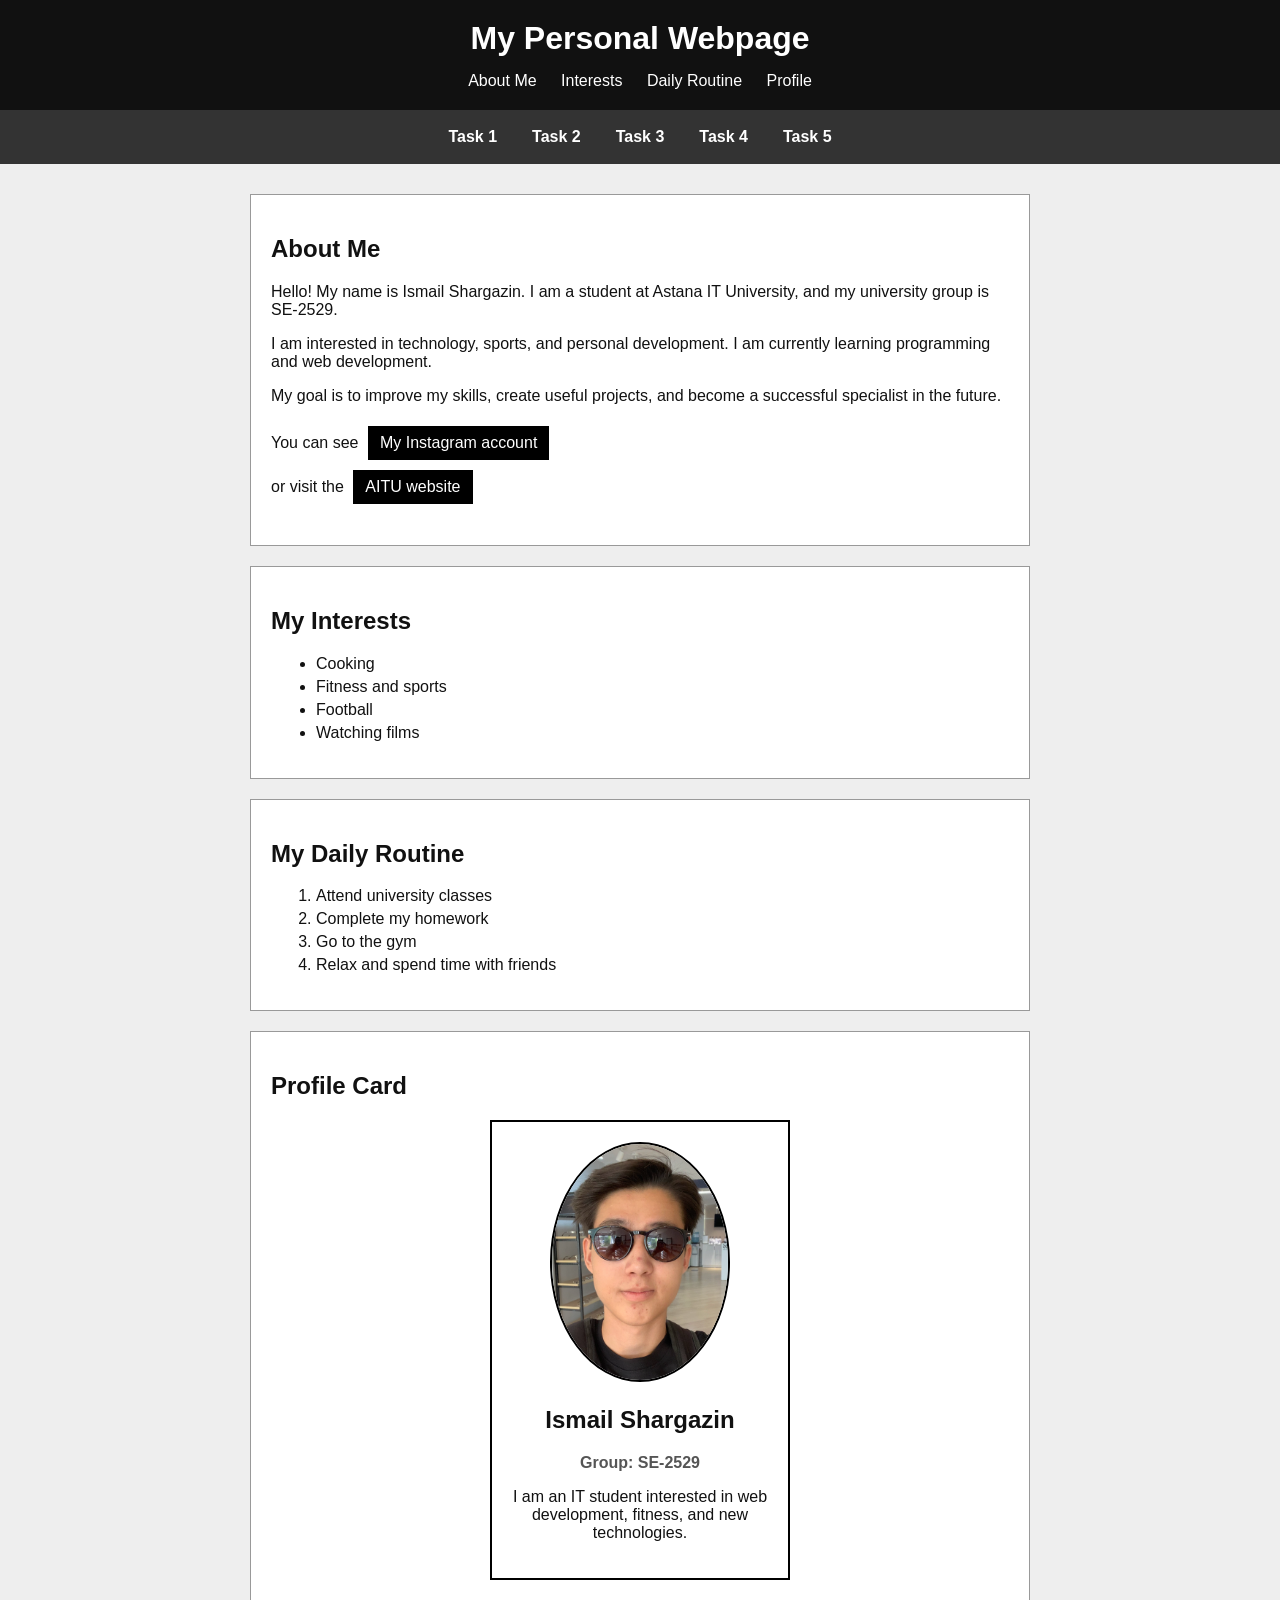
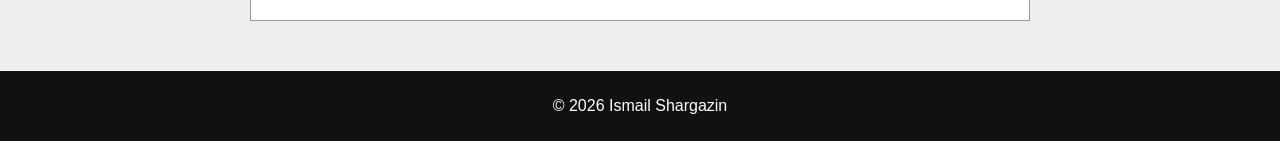
<file: index.html>
<!DOCTYPE html>
<html lang="en">
<head>
    <meta charset="UTF-8">
    <meta name="viewport" content="width=device-width, initial-scale=1.0">
    <title>Ismail Shargazin | Personal page</title>
    <link rel="stylesheet" href="styles.css">
</head>
<body>

<header>
    <h1 id="main-title">My Personal Webpage</h1>

    <nav>
        <a href="#about">About Me</a>
        <a href="#interests">Interests</a>
        <a href="#routine">Daily Routine</a>
        <a href="#profile">Profile</a>
    </nav>
</header>

<nav class="tasks-nav">
    <a href="index.html">Task 1</a>
    <a href="task2.html">Task 2</a>
    <a href="exercise1/index.html">Task 3</a>
    <a href="task4.html">Task 4</a>
    <a href="https://www.figma.com/design/34v4kNHFo1Xc0uAk57nmWh/MSQ-Astana-Website-Redesign?node-id=0-1&t=fgxPWuyjkfPvvqma-1">Task 5</a>
</nav>

<main>

    <section id="about">
        <h2>About Me</h2>

        <p>
            Hello! My name is Ismail Shargazin. I am a student at
            Astana IT University, and my university group is SE-2529.
        </p>

        <p>
            I am interested in technology, sports, and personal development.
            I am currently learning programming and web development.
        </p>

        <p>
            My goal is to improve my skills, create useful projects,
            and become a successful specialist in the future.
        </p>

        <p class="useful-links">
            You can see

            <a href="https://www.instagram.com/i.shargazin/"
               target="_blank">
                My Instagram account
            </a>

            <br>

            or visit the

            <a href="https://astanait.edu.kz/ru"
               target="_blank">
                AITU website
            </a>
        </p>
    </section>

    <section id="interests">
        <h2>My Interests</h2>

        <ul>
            <li>Cooking</li>
            <li>Fitness and sports</li>
            <li>Football</li>
            <li>Watching films</li>
        </ul>
    </section>

    <section id="routine">
        <h2>My Daily Routine</h2>

        <ol>
            <li>Attend university classes</li>
            <li>Complete my homework</li>
            <li>Go to the gym</li>
            <li>Relax and spend time with friends</li>
        </ol>
    </section>

    <section id="profile">
        <h2>Profile Card</h2>

        <div class="profile-card">
            <img src="images/profile.jpg"
                 alt="Personal photo of Ismail Shargazin">

            <h2>Ismail Shargazin</h2>

            <p class="group">
                Group: SE-2529
            </p>

            <p>
                I am an IT student interested in web development,
                fitness, and new technologies.
            </p>
        </div>
    </section>

</main>

<footer>
    <p>&copy; 2026 Ismail Shargazin</p>
</footer>

</body>

</html>
</file>
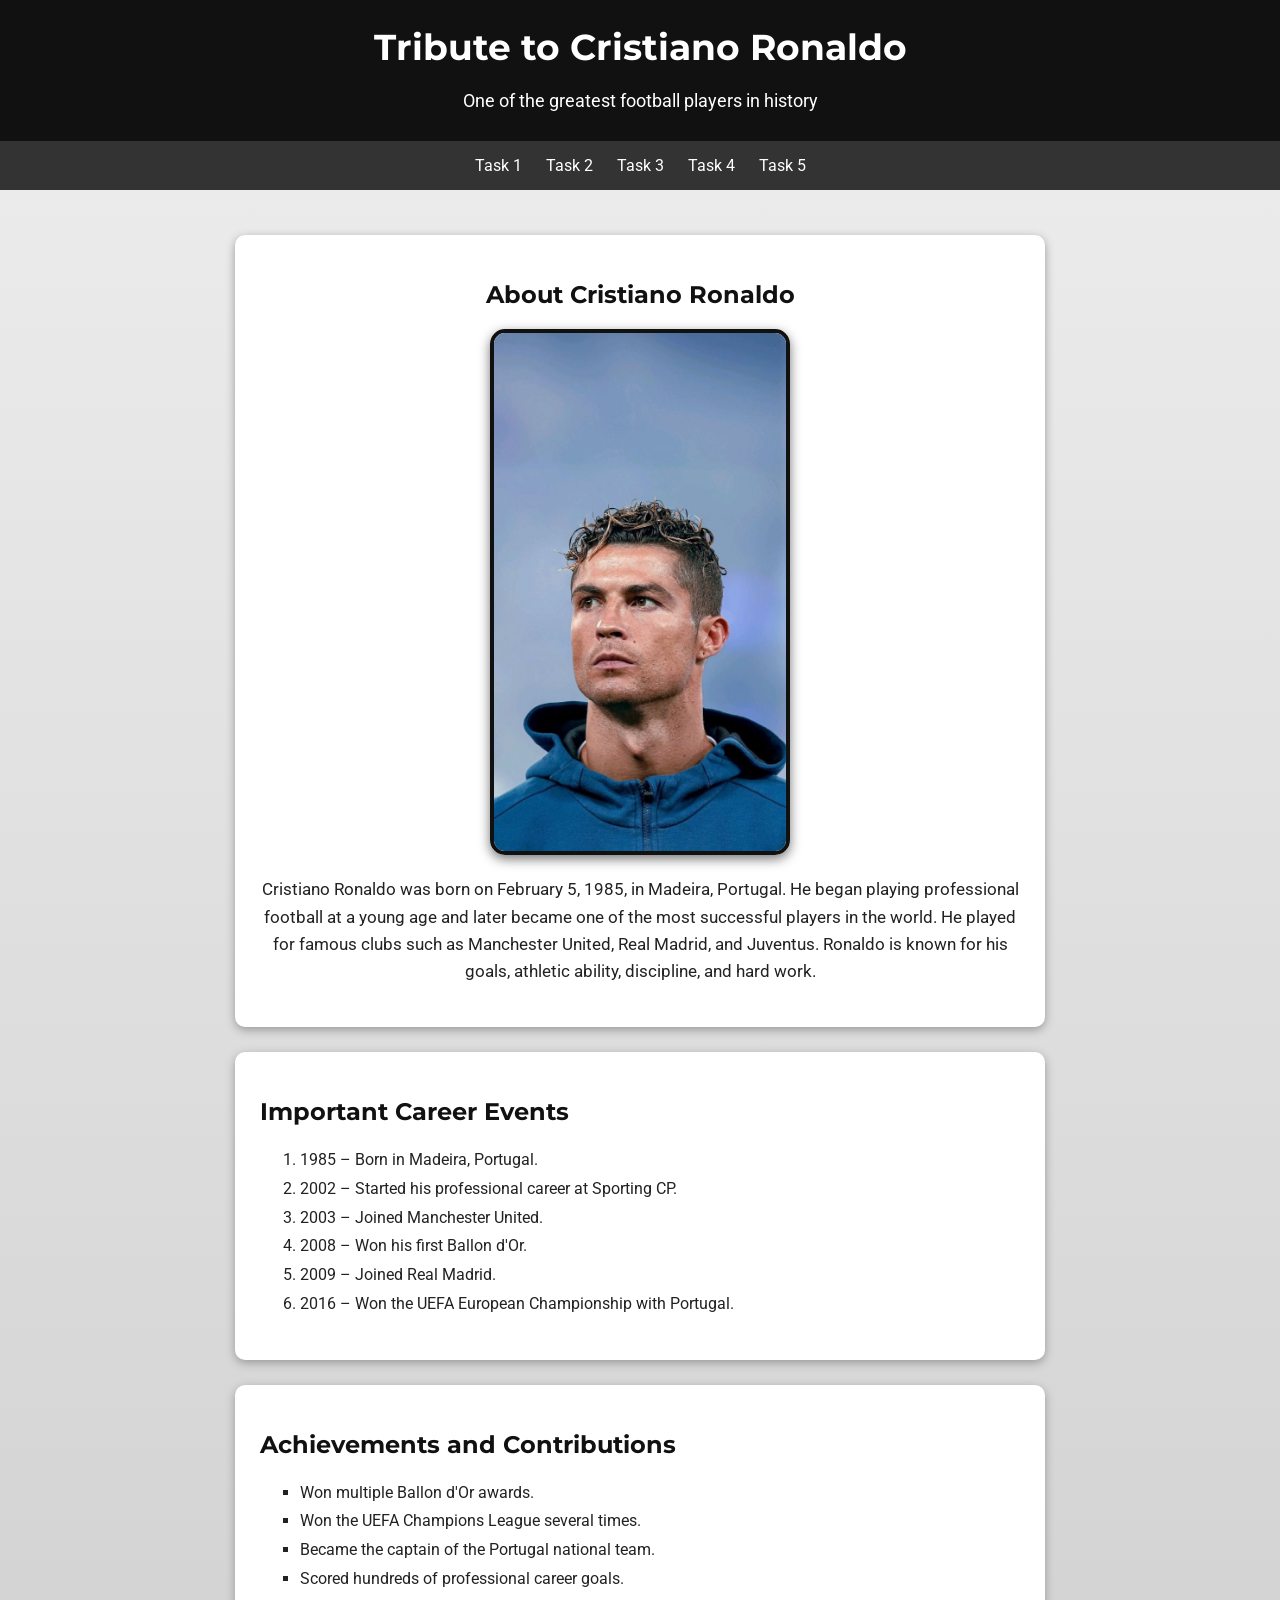
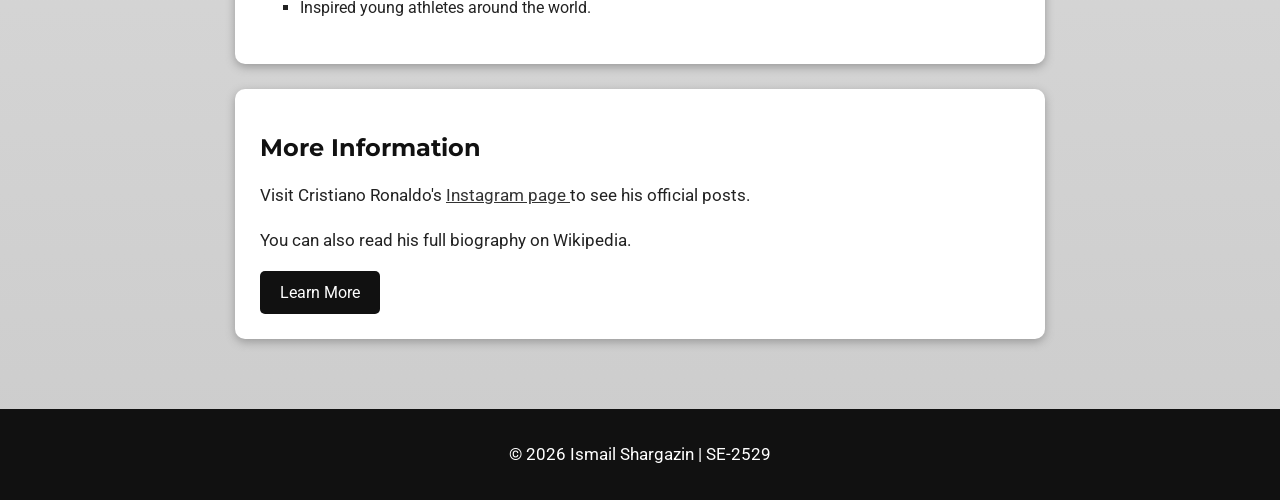
<file: exercise1/index.html>
<!DOCTYPE html>
<html lang="en">

<head>
    <meta charset="UTF-8">
    <meta name="viewport" content="width=device-width, initial-scale=1.0">

    <title>Task 3 | Cristiano Ronaldo</title>

    <link rel="stylesheet" href="styles.css">

    <link href="https://fonts.googleapis.com/css2?family=Montserrat:wght@400;700&family=Roboto:wght@400;500&display=swap"
          rel="stylesheet">
</head>

<body>

<header class="header">
    <h1>Tribute to Cristiano Ronaldo</h1>
    <p>One of the greatest football players in history</p>
</header>

<nav class="navbar">
    <a href="../index.html">Task 1</a>
    <a href="../task2.html">Task 2</a>
    <a href="index.html">Task 3</a>
    <a href="../task4.html">Task 4</a>
    <a href="https://www.figma.com/design/34v4kNHFo1Xc0uAk57nmWh/MSQ-Astana-Website-Redesign?node-id=0-1&t=fgxPWuyjkfPvvqma-1">Task 5</a>
</nav>

<main class="content">

    <section class="about-section">
        <h2>About Cristiano Ronaldo</h2>

        <img src="images/ronaldo.jpg"
             alt="Portrait of football player Cristiano Ronaldo">

        <p>
            Cristiano Ronaldo was born on February 5, 1985, in Madeira,
            Portugal. He began playing professional football at a young age
            and later became one of the most successful players in the world.
            He played for famous clubs such as Manchester United, Real Madrid,
            and Juventus. Ronaldo is known for his goals, athletic ability,
            discipline, and hard work.
        </p>
    </section>

    <section>
        <h2>Important Career Events</h2>

        <ol>
            <li>1985 – Born in Madeira, Portugal.</li>
            <li>2002 – Started his professional career at Sporting CP.</li>
            <li>2003 – Joined Manchester United.</li>
            <li>2008 – Won his first Ballon d'Or.</li>
            <li>2009 – Joined Real Madrid.</li>
            <li>2016 – Won the UEFA European Championship with Portugal.</li>
        </ol>
    </section>

    <section>
        <h2>Achievements and Contributions</h2>

        <ul>
            <li>Won multiple Ballon d'Or awards.</li>
            <li>Won the UEFA Champions League several times.</li>
            <li>Became the captain of the Portugal national team.</li>
            <li>Scored hundreds of professional career goals.</li>
            <li>Inspired young athletes around the world.</li>
        </ul>
    </section>

    <section class="links-section">
        <h2>More Information</h2>

        <p>
            Visit Cristiano Ronaldo's

            <a href="https://www.instagram.com/cristiano/"
               target="_blank"
               rel="noopener noreferrer">
                Instagram page
            </a>

            to see his official posts.
        </p>

        <p>
            You can also read his full biography on Wikipedia.
        </p>

        <a class="btn"
           href="https://en.wikipedia.org/wiki/Cristiano_Ronaldo"
           target="_blank"
           rel="noopener noreferrer">
            Learn More
        </a>
    </section>

</main>

<footer>
    <p>&copy; 2026 Ismail Shargazin | SE-2529</p>
</footer>

</body>

</html>
</file>
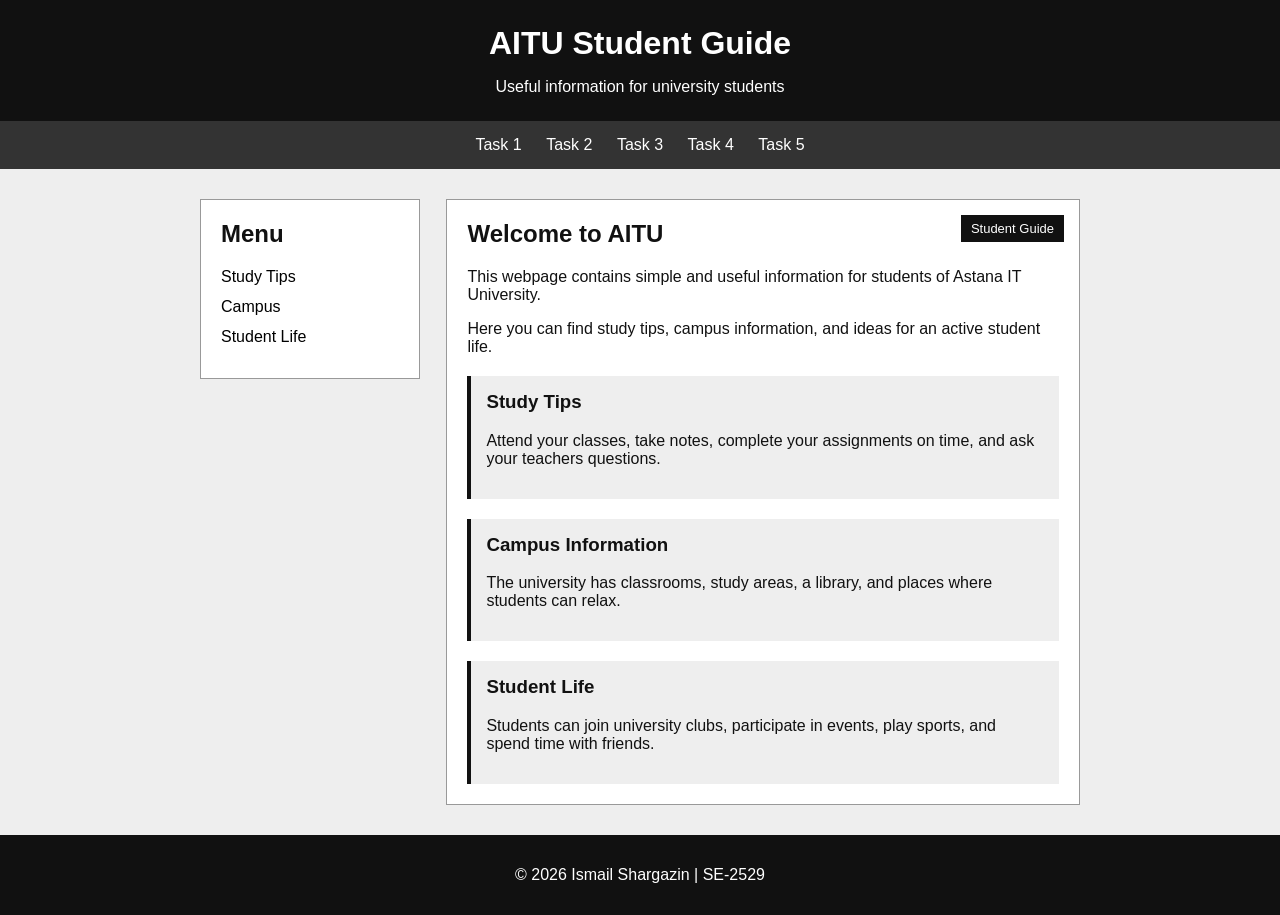
<file: task2.html>
<!DOCTYPE html>
<html lang="en">

<head>
    <meta charset="UTF-8">
    <meta name="viewport" content="width=device-width, initial-scale=1.0">

    <title>Task 2 | AITU Student Guide</title>

    <link rel="stylesheet" href="task2.css">
</head>

<body>

<div class="header">
    <h1>AITU Student Guide</h1>
    <p>Useful information for university students</p>
</div>

<div class="navbar">
    <a href="index.html">Task 1</a>
    <a href="task2.html">Task 2</a>
    <a href="exercise1/index.html">Task 3</a>
    <a href="task4.html">Task 4</a>
    <a href="https://www.figma.com/design/34v4kNHFo1Xc0uAk57nmWh/MSQ-Astana-Website-Redesign?node-id=0-1&t=fgxPWuyjkfPvvqma-1">Task 5</a>
</div>

<div class="page-content">

    <div class="sidebar">
        <h2>Menu</h2>

        <ul>
            <li><a href="#study">Study Tips</a></li>
            <li><a href="#campus">Campus</a></li>
            <li><a href="#life">Student Life</a></li>
        </ul>
    </div>

    <div class="main-content">
        <span class="info-label">Student Guide</span>

        <h2>Welcome to AITU</h2>

        <p>
            This webpage contains simple and useful information
            for students of Astana IT University.
        </p>

        <p>
            Here you can find study tips, campus information,
            and ideas for an active student life.
        </p>

        <div class="information-section" id="study">
            <h3>Study Tips</h3>

            <p>
                Attend your classes, take notes, complete your assignments
                on time, and ask your teachers questions.
            </p>
        </div>

        <div class="information-section" id="campus">
            <h3>Campus Information</h3>

            <p>
                The university has classrooms, study areas,
                a library, and places where students can relax.
            </p>
        </div>

        <div class="information-section" id="life">
            <h3>Student Life</h3>

            <p>
                Students can join university clubs, participate in events,
                play sports, and spend time with friends.
            </p>
        </div>
    </div>

    <div class="clear"></div>

</div>

<div class="footer">
    <p>&copy; 2026 Ismail Shargazin | SE-2529</p>
</div>

</body>

</html>
</file>
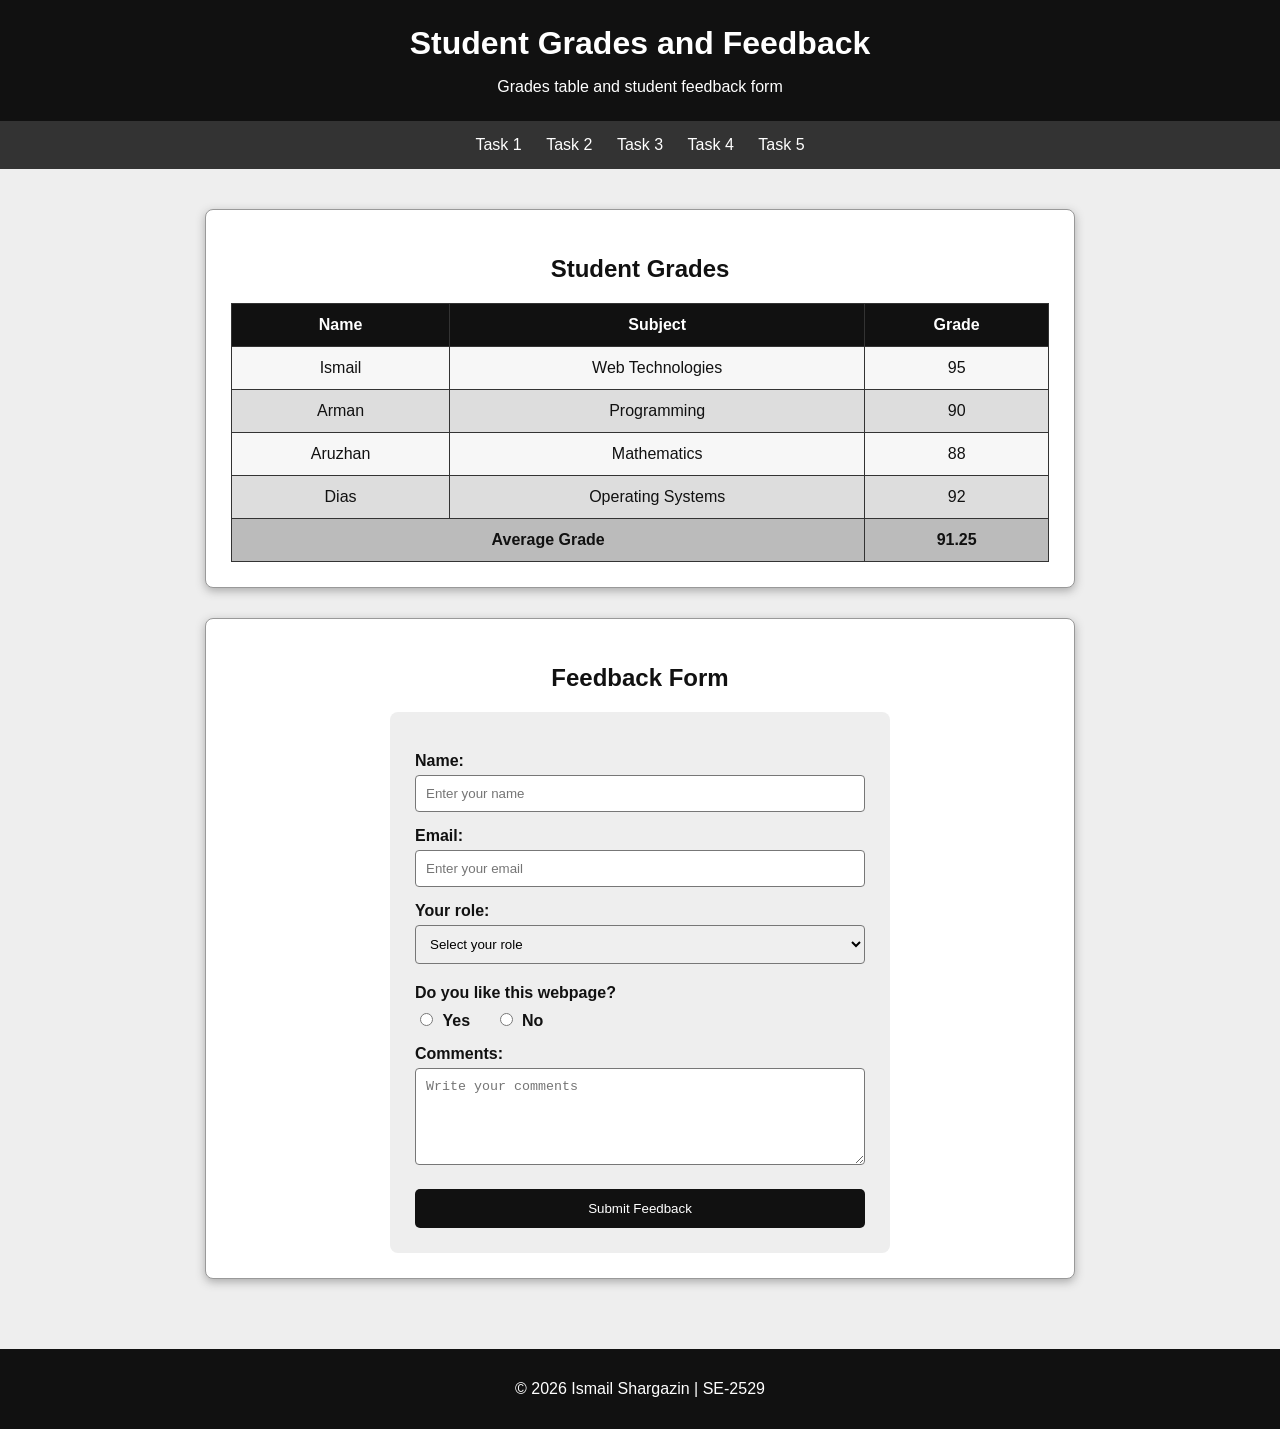
<file: task4.html>
<!DOCTYPE html>
<html lang="en">

<head>
    <meta charset="UTF-8">
    <meta name="viewport" content="width=device-width, initial-scale=1.0">

    <title>Task 4 | Grades and Feedback</title>

    <link rel="stylesheet" href="task4.css">
</head>

<body>

<header class="header">
    <h1>Student Grades and Feedback</h1>
    <p>Grades table and student feedback form</p>
</header>

<nav class="navbar">
    <a href="index.html">Task 1</a>
    <a href="task2.html">Task 2</a>
    <a href="exercise1/index.html">Task 3</a>
    <a href="task4.html">Task 4</a>
    <a href="https://www.figma.com/design/34v4kNHFo1Xc0uAk57nmWh/MSQ-Astana-Website-Redesign?node-id=0-1&t=fgxPWuyjkfPvvqma-1">Task 5</a>
</nav>

<main>

    <section class="table-section">
        <h2 id="grades-title">Student Grades</h2>

        <table>
            <thead>
                <tr>
                    <th>Name</th>
                    <th>Subject</th>
                    <th>Grade</th>
                </tr>
            </thead>

            <tbody>
                <tr>
                    <td>Ismail</td>
                    <td>Web Technologies</td>
                    <td>95</td>
                </tr>

                <tr class="highlight-row">
                    <td>Arman</td>
                    <td>Programming</td>
                    <td>90</td>
                </tr>

                <tr>
                    <td>Aruzhan</td>
                    <td>Mathematics</td>
                    <td>88</td>
                </tr>

                <tr>
                    <td>Dias</td>
                    <td>Operating Systems</td>
                    <td>92</td>
                </tr>
            </tbody>

            <tfoot>
                <tr>
                    <td colspan="2">Average Grade</td>
                    <td>91.25</td>
                </tr>
            </tfoot>
        </table>
    </section>

    <section class="form-section">
        <h2>Feedback Form</h2>

        <form action="#" method="post">

            <label for="name">Name:</label>

            <input type="text"
                   id="name"
                   name="name"
                   placeholder="Enter your name"
                   required>

            <label for="email">Email:</label>

            <input type="email"
                   id="email"
                   name="email"
                   placeholder="Enter your email"
                   required>

            <label for="role">Your role:</label>

            <select id="role" name="role" required>
                <option value="">Select your role</option>
                <option value="student">Student</option>
                <option value="teacher">Teacher</option>
                <option value="other">Other</option>
            </select>

            <p class="question">Do you like this webpage?</p>

            <div class="radio-group">

                <input type="radio"
                       id="yes"
                       name="answer"
                       value="yes"
                       required>

                <label for="yes">Yes</label>

                <input type="radio"
                       id="no"
                       name="answer"
                       value="no">

                <label for="no">No</label>

            </div>

            <label for="comments">Comments:</label>

            <textarea id="comments"
                      name="comments"
                      rows="5"
                      placeholder="Write your comments"></textarea>

            <button type="submit">Submit Feedback</button>

        </form>
    </section>

</main>

<footer>
    <p>&copy; 2026 Ismail Shargazin | SE-2529</p>
</footer>

</body>

</html>
</file>
<file: styles.css>
* {
    box-sizing: border-box;
}

body {
    margin: 0;
    font-family: Arial, sans-serif;
    background-color: #eeeeee;
    color: #111111;
}

header {
    padding: 20px;
    text-align: center;
    background-color: #111111;
    color: white;
}

#main-title {
    margin: 0 0 15px;
    font-size: 32px;
}

nav a {
    margin: 10px;
    color: white;
    text-decoration: none;
}

nav a:hover {
    color: #bbbbbb;
}

.tasks-nav {
    width: 100%;
    display: flex;
    justify-content: center;
    align-items: center;
    gap: 35px;
    padding: 18px 0;
    margin: 0;
    background-color: #333333;
}

.tasks-nav a {
    margin: 0;
    color: white;
    text-decoration: none;
    font-weight: bold;
}

.tasks-nav a:hover {
    color: #bbbbbb;
    text-decoration: none;
}

main {
    max-width: 800px;
    margin: 20px auto;
    padding: 10px;
}

section {
    margin-bottom: 20px;
    padding: 20px;
    background-color: white;
    border: 1px solid #999999;
}

h2 {
    color: #111111;
}

p {
    font-size: 16px;
}

li {
    margin: 5px;
}

.useful-links a {
    display: inline-block;
    margin: 5px;
    padding: 8px 12px;
    background-color: black;
    color: white;
    text-decoration: none;
}

.useful-links a:hover {
    background-color: #555555;
}

.profile-card {
    width: 300px;
    max-width: 100%;
    margin: 20px auto;
    padding: 20px;
    text-align: center;
    background-color: white;
    border: 2px solid black;
}

.profile-card img {
    width: 180px;
    height: 240px;
    max-width: 100%;
    object-fit: cover;
    object-position: 50% 50%;
    border: 2px solid black;
    border-radius: 50%;
}

.group {
    color: #555555;
    font-weight: bold;
}

footer {
    padding: 10px;
    text-align: center;
    background-color: #111111;
    color: white;
}

@media (max-width: 600px) {
    main {
        margin: 10px;
        padding: 5px;
    }

    nav a {
        display: block;
        margin: 10px;
    }

    section {
        padding: 15px;
    }

    .profile-card {
        width: 100%;
    }

    .profile-card img {
        max-width: 100%;
    }
}
</file>
<file: exercise1/styles.css>
* {
    box-sizing: border-box;
}

body {
    margin: 0;
    font-family: "Roboto", sans-serif;
    background: linear-gradient(to bottom, #eeeeee, #cccccc);
    color: #222222;
}

.header {
    padding: 25px;
    text-align: center;
    background-color: #111111;
    color: white;
}

.header h1 {
    margin: 0;
    font-family: "Montserrat", sans-serif;
    font-size: 36px;
}

.header p {
    margin-bottom: 0;
    font-size: 18px;
}

.navbar {
    padding: 15px;
    text-align: center;
    background-color: #333333;
}

.navbar a {
    margin: 10px;
    color: white;
    text-decoration: none;
}

.navbar a:hover {
    color: #bbbbbb;
    text-decoration: underline;
}

.content {
    max-width: 850px;
    margin: 25px auto;
    padding: 20px;
}

section {
    margin-bottom: 25px;
    padding: 25px;
    background-color: white;
    border-radius: 10px;
    box-shadow: 0 3px 10px #999999;
}

h2 {
    font-family: "Montserrat", sans-serif;
    color: #111111;
}

p {
    font-size: 17px;
    line-height: 1.6;
}

.about-section {
    text-align: center;
}

.about-section img {
    width: 300px;
    max-width: 100%;
    border: 4px solid #111111;
    border-radius: 15px;
    box-shadow: 0 4px 12px #777777;
}

ol {
    list-style-type: decimal;
    line-height: 1.8;
}

ul {
    list-style-type: square;
    line-height: 1.8;
}

.links-section a {
    color: #333333;
}

.links-section a:hover {
    color: #777777;
}

.btn {
    display: inline-block;
    padding: 12px 20px;
    background-color: #111111;
    color: white !important;
    text-decoration: none;
    border-radius: 5px;
}

.btn:hover {
    background-color: #555555;
}

footer {
    padding: 15px;
    text-align: center;
    background-color: #111111;
    color: white;
}

@media (max-width: 600px) {
    .header h1 {
        font-size: 28px;
    }

    .navbar a {
        display: block;
        margin: 10px;
    }

    .content {
        margin: 10px;
        padding: 5px;
    }

    section {
        padding: 15px;
    }
}
</file>
<file: task2.css>
* {
    box-sizing: border-box;
}

body {
    margin: 0;
    font-family: Arial, sans-serif;
    background-color: #eeeeee;
    color: #111111;
}

.header {
    padding: 25px;
    text-align: center;
    background-color: #111111;
    color: white;
}

.header h1 {
    margin: 0;
}

.header p {
    margin-bottom: 0;
}

.navbar {
    padding: 15px;
    text-align: center;
    background-color: #333333;
}

.navbar a {
    margin: 10px;
    color: white;
    text-decoration: none;
}

.navbar a:hover {
    color: #bbbbbb;
    text-decoration: underline;
}

.page-content {
    max-width: 900px;
    margin: 20px auto;
    padding: 10px;
}

.sidebar {
    float: left;
    width: 25%;
    padding: 20px;
    background-color: white;
    border: 1px solid #999999;
}

.sidebar h2 {
    margin-top: 0;
}

.sidebar ul {
    margin: 0;
    padding: 0;
    list-style-type: none;
}

.sidebar li {
    margin-bottom: 12px;
}

.sidebar a {
    color: black;
    text-decoration: none;
}

.sidebar a:hover {
    color: #777777;
    text-decoration: underline;
}

.main-content {
    position: relative;
    float: right;
    width: 72%;
    padding: 20px;
    background-color: white;
    border: 1px solid #999999;
}

.main-content h2 {
    margin-top: 0;
    padding-right: 110px;
}

.info-label {
    position: absolute;
    top: 15px;
    right: 15px;
    padding: 6px 10px;
    background-color: #111111;
    color: white;
    font-size: 13px;
}

.information-section {
    margin-top: 20px;
    padding: 15px;
    background-color: #eeeeee;
    border-left: 4px solid #111111;
}

.information-section h3 {
    margin-top: 0;
}

.clear {
    clear: both;
}

.footer {
    clear: both;
    padding: 15px;
    text-align: center;
    background-color: #111111;
    color: white;
}

@media (max-width: 600px) {
    .navbar a {
        display: block;
        margin: 10px;
    }

    .page-content {
        margin: 10px;
    }

    .sidebar {
        float: none;
        width: 100%;
        margin-bottom: 15px;
    }

    .main-content {
        float: none;
        width: 100%;
    }

    .info-label {
        position: static;
        display: inline-block;
        margin-bottom: 15px;
    }

    .main-content h2 {
        padding-right: 0;
    }
}
</file>
<file: task4.css>
* {
    box-sizing: border-box;
}

body {
    margin: 0;
    font-family: Arial, sans-serif;
    background-color: #eeeeee;
    color: #111111;
}

.header {
    padding: 25px;
    text-align: center;
    background-color: #111111;
    color: white;
}

.header h1 {
    margin: 0;
}

.header p {
    margin-bottom: 0;
}

.navbar {
    padding: 15px;
    text-align: center;
    background-color: #333333;
}

.navbar a {
    margin: 10px;
    color: white;
    text-decoration: none;
}

.navbar a:hover {
    color: #bbbbbb;
    text-decoration: underline;
}

main {
    max-width: 900px;
    margin: 25px auto;
    padding: 15px;
}

.table-section,
.form-section {
    margin-bottom: 30px;
    padding: 25px;
    background-color: white;
    border: 1px solid #999999;
    border-radius: 8px;
    box-shadow: 0 3px 10px #aaaaaa;
}

#grades-title {
    text-align: center;
    color: #111111;
}

table {
    width: 100%;
    border-collapse: collapse;
}

th,
td {
    padding: 12px;
    text-align: center;
    border: 1px solid #333333;
}

th {
    background-color: #111111;
    color: white;
}

tbody tr:nth-child(even) {
    background-color: #dddddd;
}

tbody tr:nth-child(odd) {
    background-color: #f7f7f7;
}

tbody .highlight-row {
    background-color: #fff2a8;
}

tfoot {
    font-weight: bold;
    background-color: #bbbbbb;
}

.form-section h2 {
    text-align: center;
}

form {
    width: 500px;
    max-width: 100%;
    margin: 0 auto;
    padding: 25px;
    background-color: #eeeeee;
    border-radius: 8px;
}

label {
    display: block;
    margin-top: 15px;
    margin-bottom: 5px;
    font-weight: bold;
}

input[type="text"],
input[type="email"],
select,
textarea {
    width: 100%;
    padding: 10px;
    border: 1px solid #777777;
    border-radius: 4px;
}

textarea {
    resize: vertical;
}

.question {
    margin-top: 20px;
    margin-bottom: 8px;
    font-weight: bold;
}

.radio-group {
    margin-bottom: 15px;
}

.radio-group input {
    margin-right: 5px;
}

.radio-group label {
    display: inline;
    margin-right: 20px;
}

button {
    width: 100%;
    margin-top: 20px;
    padding: 12px;
    background-color: #111111;
    color: white;
    border: none;
    border-radius: 5px;
    cursor: pointer;
}

button:hover {
    background-color: #555555;
}

footer {
    padding: 15px;
    text-align: center;
    background-color: #111111;
    color: white;
}

@media (max-width: 600px) {
    .navbar a {
        display: block;
        margin: 10px;
    }

    main {
        margin: 10px;
        padding: 5px;
    }

    .table-section,
    .form-section {
        padding: 15px;
    }

    th,
    td {
        padding: 7px;
        font-size: 14px;
    }

    form {
        padding: 15px;
    }
}
</file>
